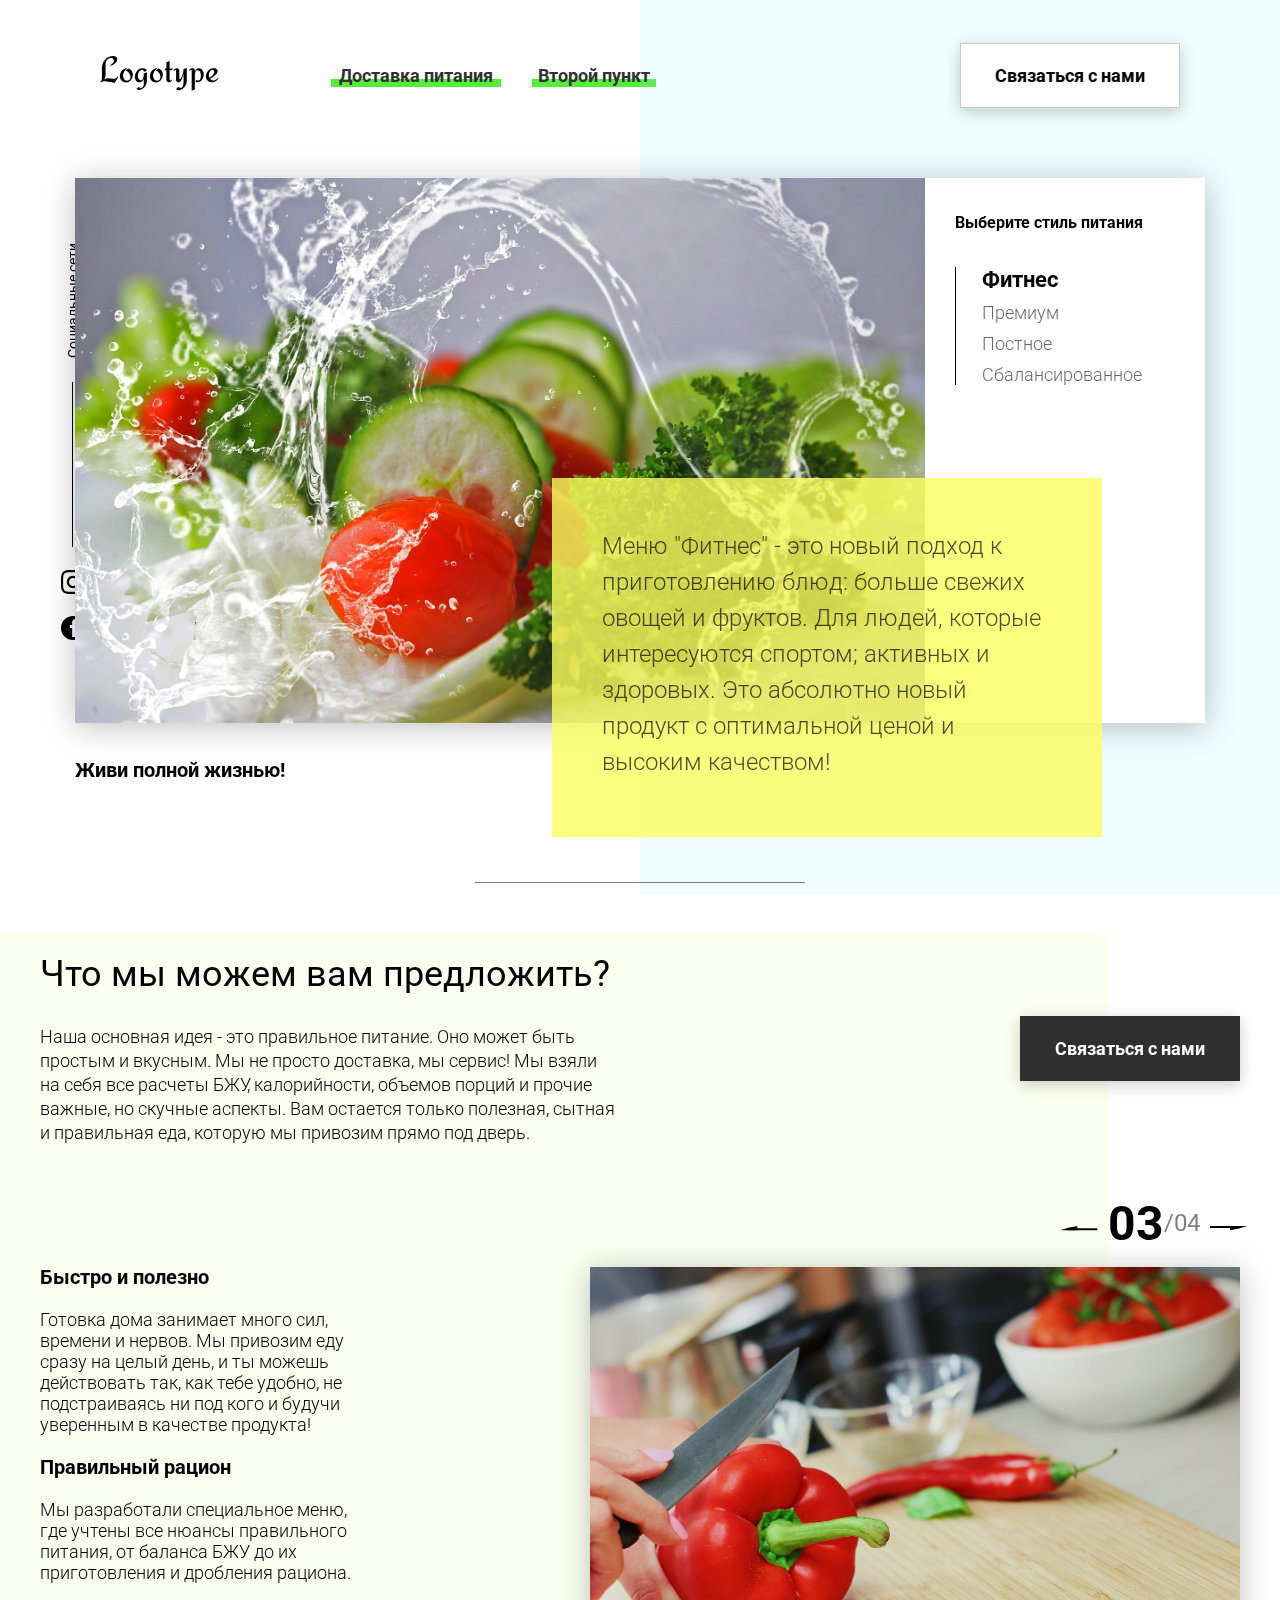
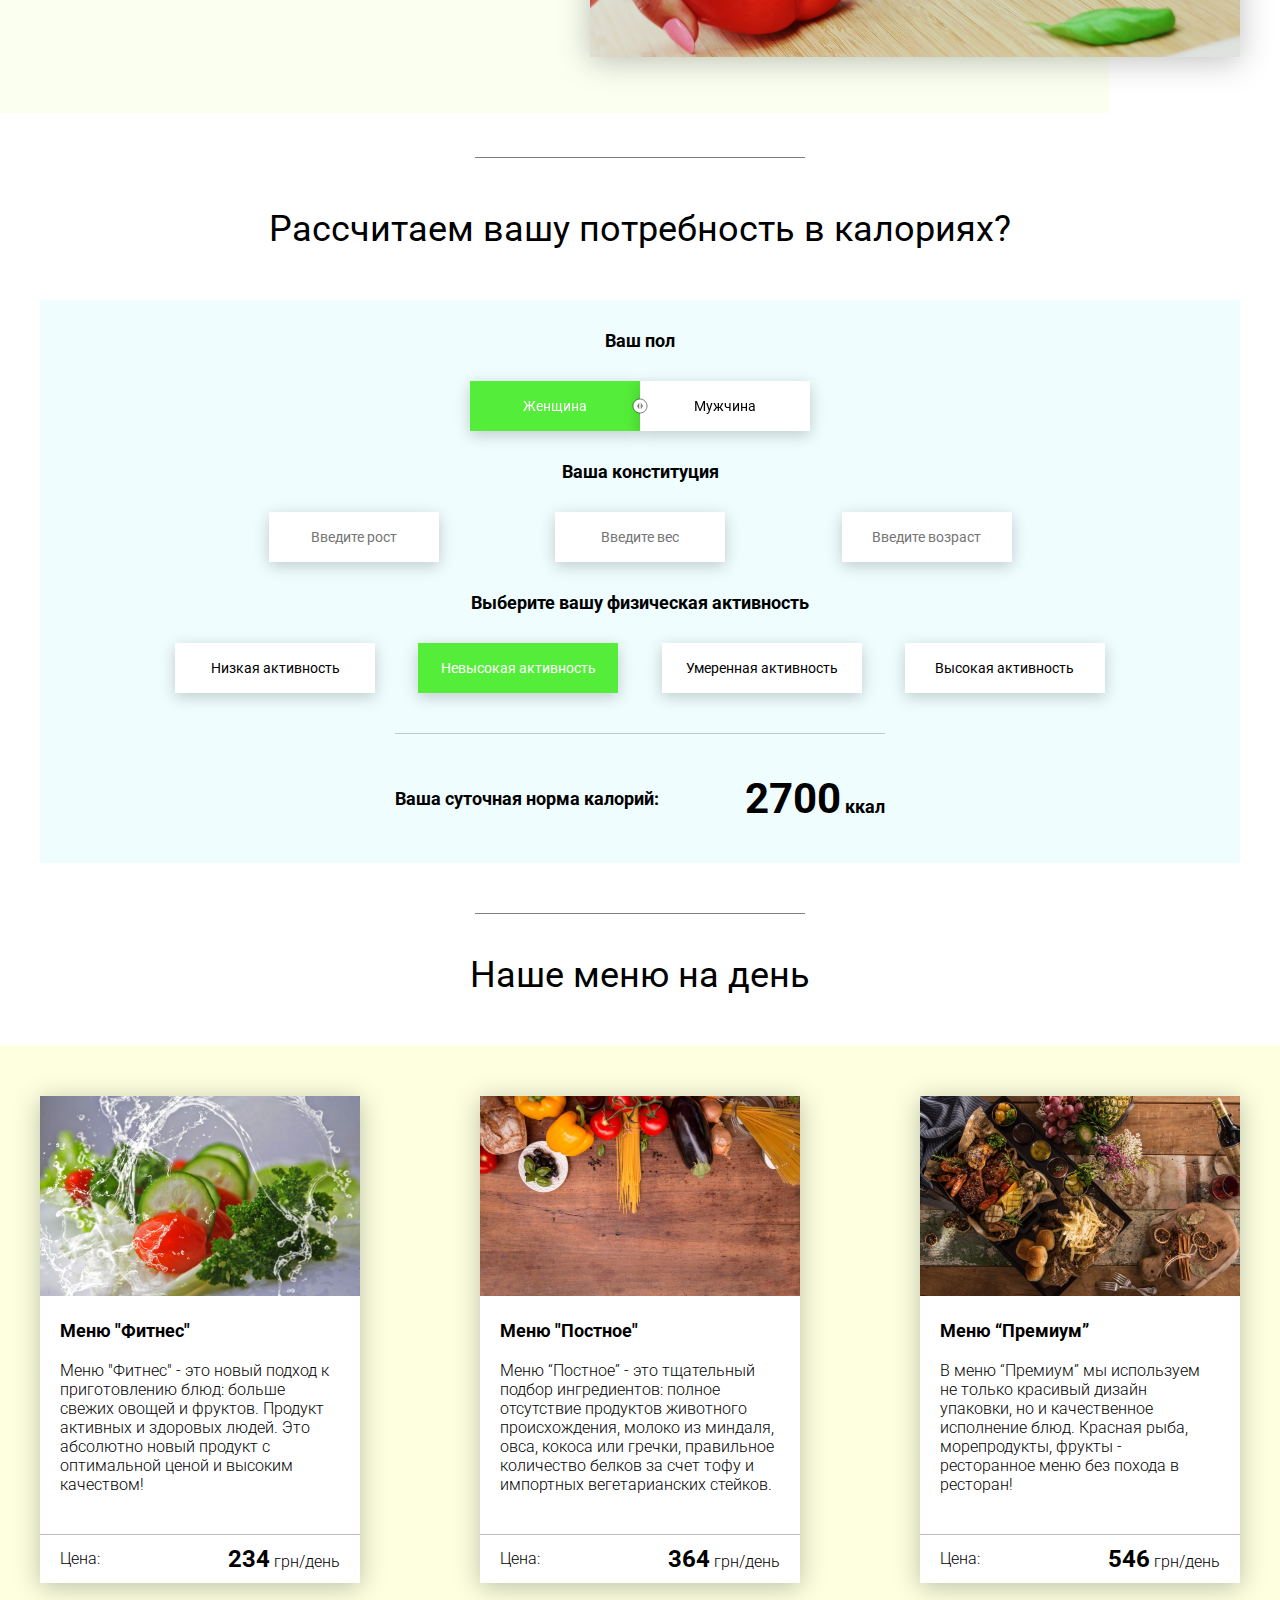
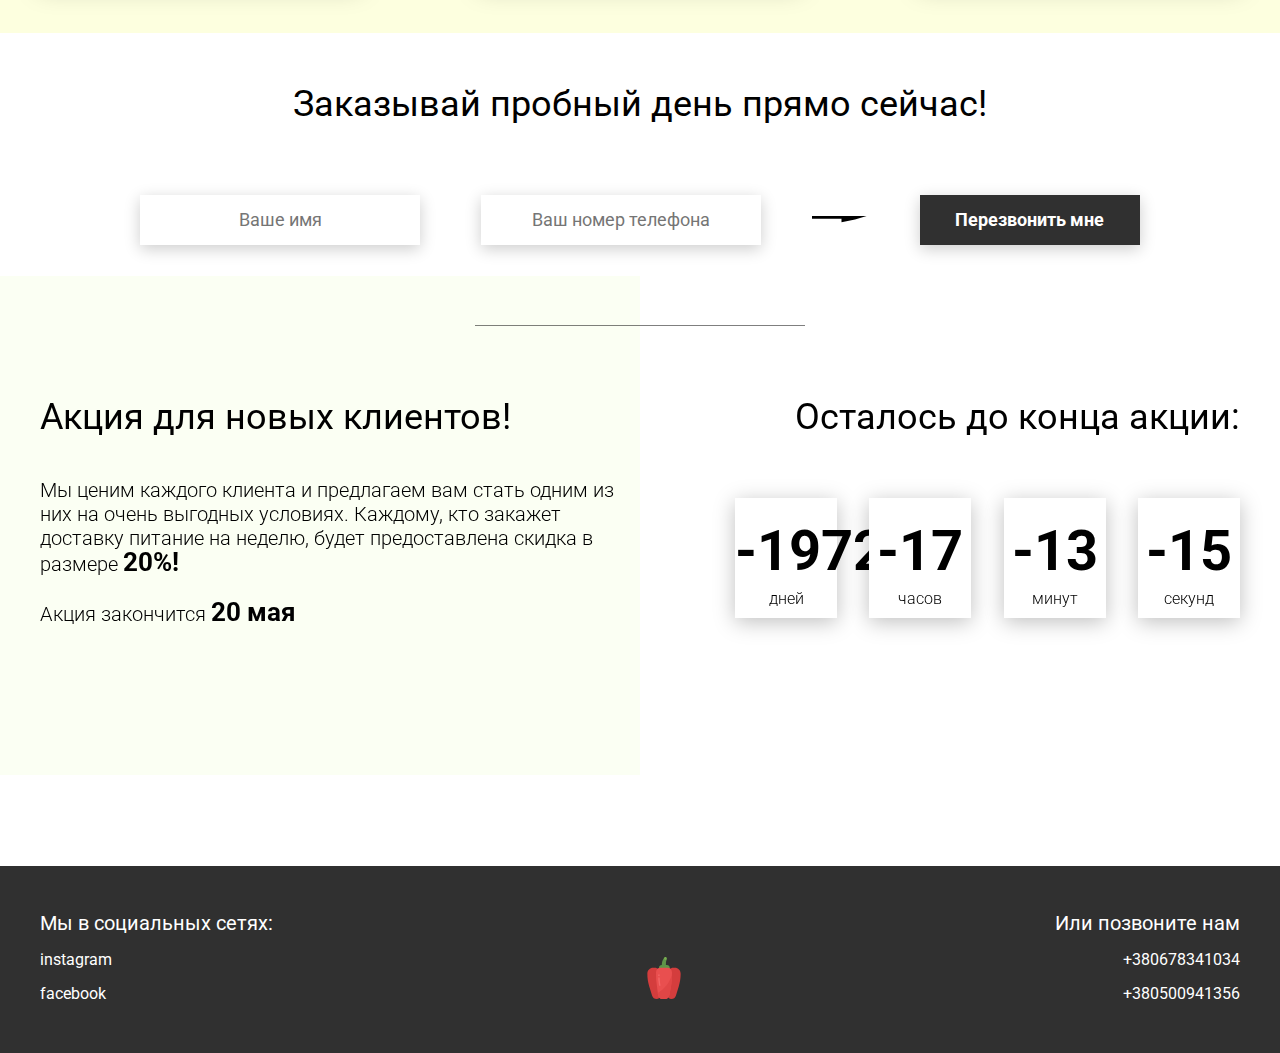
<file: index.html>
<!DOCTYPE html>
<html lang="en">
<head>
    <meta charset="UTF-8">
    <meta name="viewport" content="width=device-width, initial-scale=1.0">
    <title>Food</title>
    <link rel="stylesheet" href="css/style.css">
</head>
<body>
    <header class="header">
        <div class="header__left-block">
            <div class="header__logo">
                <img src="icons/logo.svg" alt="Логотип">
            </div>
            <nav class="header__links">
                <a href="#" class="header__link">Доставка питания</a>
                <a href="#" class="header__link">Второй пункт</a>
            </nav>
        </div>
        <div class="header__right-block">
            <button data-modal class="btn btn_white">Связаться с нами</button>
        </div>
    </header>
    <div class="sidepanel">
        <div class="sidepanel__text"><span>Социальные сети</span></div>
        <div class="sidepanel__divider"></div>
        <a href="#" class="sidepanel__icon">
            <img src="icons/instagram.svg" alt="instagram">
        </a>
        <a href="#" class="sidepanel__icon">
            <img src="icons/facebook.svg" alt="facebook">
        </a>
    </div>

    <div class="preview">
        <div class="bgc_blue"></div>
        <div class="container">
            <div class="tabcontainer">
                <div class="tabcontent">
                    <img src="img/tabs/vegy.jpg" alt="vegy">
                    <div class="tabcontent__descr">
                        Меню "Фитнес" - это новый подход к приготовлению блюд: больше свежих овощей и фруктов. Для людей, которые интересуются спортом; активных и здоровых. Это абсолютно новый продукт с оптимальной ценой и высоким качеством!
                    </div>
                </div>
                <div class="tabcontent">
                    <img src="img/tabs/elite.jpg" alt="elite">
                    <div class="tabcontent__descr">
                        Меню “Премиум” - мы используем не только красивый дизайн упаковки, но и качественное исполнение блюд. Красная рыба, морепродукты, фрукты - ресторанное меню без похода в ресторан!                                     
                    </div>
                </div>
                <div class="tabcontent">
                    <img src="img/tabs/post.jpg" alt="post">
                    <div class="tabcontent__descr">
                        Наше специальное “Постное меню” - это тщательный подбор ингредиентов: полное отсутствие продуктов животного происхождения. Полная гармония с собой и природой в каждом элементе! Все будет Ом!                                     
                    </div>
                </div>
                <div class="tabcontent">
                    <img src="img/tabs/vegy.jpg" alt="vegy">
                    <div class="tabcontent__descr">
                        Меню "Сбалансированное" - это соответствие вашего рациона всем научным рекомендациям. Мы тщательно просчитываем вашу потребность в к/б/ж/у и создаем лучшие блюда для вас.
                    </div>
                </div>
                <div class="tabheader">
                    <h3>Выберите стиль питания</h3>
                    <div class="tabheader__items">
                        <div class="tabheader__item tabheader__item_active">Фитнес</div>
                        <div class="tabheader__item">Премиум</div>
                        <div class="tabheader__item">Постное</div>
                        <div class="tabheader__item">Сбалансированное</div>
                    </div>
                </div>
            </div>
            <div class="preview__life">Живи полной жизнью!</div>
        </div>
    </div>

    <div class="divider"></div>

    <div class="offer">
        <div class="bgc_y"></div>
        <div class="container">
            <div class="offer__text">
                <h2 class="title">Что мы можем вам предложить?</h2>
                <div class="offer__descr">
                    Наша основная идея - это правильное питание. Оно может быть простым и вкусным. Мы не просто доставка, мы сервис! Мы взяли на себя все расчеты БЖУ, калорийности, объемов порций и прочие важные, но скучные аспекты. Вам остается только полезная, сытная и правильная еда, которую мы привозим прямо под дверь.
                </div>
            </div>
            <div class="offer__action">
                <button data-modal class="btn btn_dark">Связаться с нами</button>
            </div>
        </div>
        <div class="container">
            <div class="offer__advantages">
                <h2>Быстро и полезно</h2>
                <div class="offer__advantages-text">
                    Готовка дома занимает много сил, времени и нервов. Мы привозим еду сразу на целый день, и ты можешь действовать так, как тебе удобно, не подстраиваясь ни под кого и будучи уверенным в качестве продукта!
                </div>
                <h2>Правильный рацион</h2>
                <div class="offer__advantages-text">
                    Мы разработали специальное меню, где учтены все нюансы правильного питания, от баланса БЖУ до их приготовления и дробления рациона.
                </div>
            </div>
            <div class="offer__slider">
                <div class="offer__slider-counter">
                    <div class="offer__slider-prev">
                        <img src="icons/left.svg" alt="prev">
                    </div>
                    <span id="current">03</span>
                    /
                    <span id="total">04</span>
                    <div class="offer__slider-next">
                        <img src="icons/right.svg" alt="next">
                    </div>
                </div>
                <div class="offer__slider-wrapper">
                    <div class="offer__slide">
                        <img src="img/slider/pepper.jpg" alt="pepper">
                    </div>
                    <!-- <div class="offer__slide">
                        <img src="img/slider/food-12.jpg" alt="food">
                    </div>
                    <div class="offer__slide">
                        <img src="img/slider/olive-oil.jpg" alt="oil">
                    </div>
                    <div class="offer__slide">
                        <img src="img/slider/paprika.jpg" alt="paprika">
                    </div> -->
                </div>
            </div>
        </div>
    </div>

    <div class="divider"></div>

    <div class="calculating">
        <div class="container">
            <h2 class="title">Рассчитаем вашу потребность в калориях?
            </h2>
            <div class="calculating__field">
                <div class="calculating__subtitle">
                    Ваш пол
                </div>
                <div class="calculating__choose" id="gender">
                    <div class="calculating__choose-item calculating__choose-item_active">Женщина</div>
                    <div class="calculating__choose-item">Мужчина</div>
                </div>

                <div class="calculating__subtitle">
                    Ваша конституция
                </div>
                <div class="calculating__choose calculating__choose_medium">
                    <input type="text" id="height" placeholder="Введите рост" class="calculating__choose-item">
                    <input type="text" id="weight" placeholder="Введите вес"  class="calculating__choose-item">
                    <input type="text" id="age" placeholder="Введите возраст" class="calculating__choose-item">
                </div>

                <div class="calculating__subtitle">
                    Выберите вашу физическая активность
                </div>
                <div class="calculating__choose calculating__choose_big">
                    <div id="low" class="calculating__choose-item">Низкая активность </div>
                    <div id="small"  class="calculating__choose-item calculating__choose-item_active">Невысокая активность</div>
                    <div id="medium" class="calculating__choose-item">Умеренная активность</div>
                    <div id="high" class="calculating__choose-item">Высокая активность</div>
                </div>

                <div class="calculating__divider"></div>

                <div class="calculating__total">
                    <div class="calculating__subtitle">
                        Ваша суточная норма калорий:
                    </div>
                    <div class="calculating__result">
                        <span>2700</span> ккал
                    </div>
                </div>
            </div>
        </div>
    </div>

    <div class="divider"></div>

    <div class="menu">
        <h2 class="title">Наше меню на день</h2>

        <div class="menu__field">
            <div class="container">

            </div>
        </div>
    </div>

    <div class="order">
        <div class="container">
            <div class="title">Заказывай пробный день прямо сейчас!</div>
            <form action="#" class="order__form">
                <input required placeholder="Ваше имя" name="name" type="text" class="order__input">
                <input required placeholder="Ваш номер телефона" name="phone" type="phone" class="order__input">
                <img src="icons/right.svg" alt="right">
                <button class="btn btn_dark btn_min">Перезвонить мне</button>
            </form>
        </div>
    </div>

    <div class="divider"></div>

    <div class="promotion">
        <div class="bgc_y"></div>
        <div class="container">
            <div class="promotion__text">
                <div class="title">Акция для новых клиентов!</div>
                <div class="promotion__descr">
                    Мы ценим каждого клиента и предлагаем вам стать одним из них на очень выгодных условиях. 
                    Каждому, кто закажет доставку питание на неделю, будет предоставлена скидка в размере <span>20%!</span>
                    <br><br>
                    Акция закончится <span class="dates" >20 мая</span>
                </div>
            </div>
            <div class="promotion__timer">
                <div class="title">Осталось до конца акции:</div>
                <div class="timer">
                    <div class="timer__block">
                        <span id="days">12</span>
                        дней
                    </div>
                    <div class="timer__block">
                        <span id="hours">20</span>
                        часов
                    </div>
                    <div class="timer__block">
                        <span id="minutes">56</span>
                        минут
                    </div>
                    <div class="timer__block">
                        <span id="seconds">20</span>
                        секунд
                    </div>
                </div>
            </div>
        </div>
    </div>

    <footer class="footer">
        <div class="container">
            <div class="social">
                <div class="subtitle">Мы в социальных сетях:</div>
                <a href="#" class="link">instagram</a>
                <a href="#" class="link">facebook</a>
            </div>
            <div class="pepper">
                <img src="icons/veg.svg" alt="pepper">
            </div>
            <div class="call">
                <div class="subtitle">Или позвоните нам</div>
                <a href="#" class="link">+380678341034</a>
                <a href="#" class="link">+380500941356</a>
            </div>
        </div>
    </footer>

    <div class="modal">
        <div class="modal__dialog">
            <div class="modal__content">
                <form action="#">
                    <div data-close class="modal__close">&times;</div>
                    <div class="modal__title">Мы свяжемся с вами как можно быстрее!</div>
                    <input required placeholder="Ваше имя" name="name" type="text" class="modal__input">
                    <input required placeholder="Ваш номер телефона" name="phone" type="phone" class="modal__input">
                    <button class="btn btn_dark btn_min">Перезвонить мне</button>
                </form>
            </div>
        </div>
    </div>
    <script src="js/main.js"></script>
</body>
</html>
</file>
<file: css/style.css>
@import url(https://fonts.googleapis.com/css?family=Roboto:300,400,700&display=swap&subset=cyrillic-ext);*{box-sizing:border-box;margin:0;padding:0;font-family:Roboto,sans-serif}a{text-decoration:none}.btn{width:220px;height:65px;display:flex;justify-content:center;align-items:center;background-color:#fff;font-size:18px;font-weight:700;border:1px solid rgba(0,0,0,.2);box-shadow:0 4px 15px rgba(0,0,0,.2);cursor:pointer;transition:.3s all;outline:0}.btn_white{background-color:#fff}.btn_dark{background-color:#303030;color:#fff;border:none}.btn_min{height:50px}.btn:hover{box-shadow:0 4px 30px rgba(0,0,0,.3)}.container{max-width:1200px;margin:0 auto}.divider{width:330px;height:1px;margin:0 auto;background-color:rgba(0,0,0,.5)}.title{font-size:36px;font-weight:400}.header{display:flex;justify-content:space-between;align-items:center;height:150px;padding:0 100px}.header__left-block{display:flex;justify-content:space-between;min-width:550px}.header__logo{max-width:170px}.header__logo img{width:100%}.header__links{display:flex;align-items:center}.header__link{position:relative;margin-right:45px;font-weight:700;font-size:18px;color:#303030}.header__link:after{content:'';position:absolute;display:block;width:110%;left:-5%;bottom:-1px;z-index:-1;height:8px;background:#54ed39}.header__link:last-child{margin-right:0}.sidepanel{position:fixed;left:60px;top:240px;height:400px;width:25px;display:flex;flex-direction:column;justify-content:space-between;align-items:center}.sidepanel__text{width:120px;height:120px;font-size:14px}.sidepanel__text span{display:flex;transform:rotate(-90deg) translateX(-50px)}.sidepanel__divider{width:1px;height:165px;background-color:#000}.sidepanel__icon{width:24px;height:24px}.sidepanel__icon img{width:100%}.preview{padding:28px 0 100px 0;position:relative}.preview__life{font-weight:700;font-size:20px;margin-left:35px;margin-top:35px}.bgc_blue{position:absolute;right:0;top:-155px;width:50vw;height:900px;background:rgba(146,242,255,.15);z-index:-1}.tabcontainer{display:flex;width:1130px;margin:0 auto;box-shadow:0 4px 30px rgba(0,0,0,.25)}.tabcontent{width:850px;position:relative}.tabcontent img{width:100%;height:100%;object-fit:cover}.tabcontent__descr{position:absolute;top:300px;right:-177px;width:550px;height:359px;background:rgba(251,254,93,.8);padding:50px;font-size:24px;font-weight:300;line-height:36px;color:rgba(0,0,0,.7)}.tabheader{width:280px;padding:35px 30px;background-color:#fff}.tabheader h3{font-weight:700;font-size:16px}.tabheader__items{margin-top:35px;padding-left:26px;border-left:1px solid #000}.tabheader__item{font-weight:700;font-size:18px;font-weight:300;margin-top:10px;color:rgba(0,0,0,.6);cursor:pointer;transition:.3s all}.tabheader__item_active{color:#000;font-size:22px;font-weight:700}.offer{padding:70px 0 100px 0;position:relative}.offer .container{display:flex;justify-content:space-between}.offer .bgc_y{position:absolute;width:1109px;height:780px;background:rgba(243,255,222,.45);z-index:-1;top:50px}.offer__text{width:580px}.offer__descr{font-size:18px;margin-top:30px;font-weight:300;line-height:24px}.offer__action{display:flex;align-items:center;justify-content:flex-end}.offer__advantages{width:330px;margin-top:50px}.offer__advantages h2{font-weight:700;font-size:20px;margin-top:20px}.offer__advantages h2:first-child{margin-top:70px}.offer__advantages-text{margin-top:20px;font-size:18px;font-weight:300;line-height:21px}.offer__slider{width:650px;margin-top:50px;display:flex;flex-direction:column;align-items:flex-end}.offer__slider-counter{display:flex;width:180px;align-items:center;font-size:24px;color:rgba(0,0,0,.5)}.offer__slider-wrapper{width:100%;margin-top:15px;box-shadow:0 4px 30px rgba(0,0,0,.25)}.offer__slider-prev{margin-right:10px;cursor:pointer}.offer__slider-next{margin-left:10px;cursor:pointer}.offer__slider #current{font-size:48px;font-weight:700;color:#000}.offer__slide{width:100%;height:390px}.offer__slide img{width:100%;height:100%;object-fit:cover}.calculating{padding:50px 0}.calculating .title{text-align:center}.calculating__field{width:100%;margin-top:50px;background:rgba(146,242,255,.15);padding:30px 0 40px 0}.calculating__subtitle{text-align:center;font-size:18px;font-weight:700;margin-top:30px}.calculating__subtitle:first-child{margin-top:0}.calculating #gender:after{content:'';position:absolute;top:50%;transform:translateY(-50%);display:block;width:16px;height:16px;background:url(../icons/switch.svg) center center/cover no-repeat}.calculating__choose{position:relative;display:flex;margin-top:30px;justify-content:center}.calculating__choose-item{display:flex;align-items:center;justify-content:center;width:170px;height:50px;padding:0 10px;background:#fff;box-shadow:0 4px 15px rgba(0,0,0,.2);border:none;text-align:center;font-size:14px;cursor:pointer;outline:0;transition:.3s all}.calculating__choose-item_active{color:#fff;background-color:#54ed39}.calculating__choose_medium{width:743px;justify-content:space-between;margin:30px auto 0 auto}.calculating__choose_big{width:930px;justify-content:space-between;margin:30px auto 0 auto}.calculating__choose_big .calculating__choose-item{width:200px}.calculating__divider{width:490px;height:1px;margin:40px auto;background-color:rgba(0,0,0,.2)}.calculating__total{width:490px;margin:0 auto;display:flex;justify-content:space-between;align-items:center}.calculating__result{font-size:18px;font-weight:700}.calculating__result span{font-size:42px}.menu{padding:40px 0 50px 0}.menu .container{display:flex;justify-content:space-between;align-items:flex-start}.menu .title{text-align:center}.menu__field{margin-top:50px;padding:50px 0;width:100%;background:rgba(249,254,126,.25)}.menu__item{width:320px;min-height:450px;background:#fff;box-shadow:0 4px 25px rgba(0,0,0,.25);font-size:16px;font-weight:300}.menu__item img{width:100%;height:200px;object-fit:cover}.menu__item-subtitle{font-weight:700;font-size:18px;padding:0 20px;margin-top:20px}.menu__item-descr{margin-top:20px;padding:0 20px}.menu__item-divider{width:100%;height:1px;background-color:rgba(0,0,0,.25);margin-top:40px}.menu__item-price{display:flex;justify-content:space-between;align-items:center;padding:10px 20px}.menu__item-price span{font-size:24px;font-weight:700}.order{padding-bottom:80px}.order .title{text-align:center}.order__form{margin-top:70px;padding:0 100px;display:flex;justify-content:space-between;align-items:center}.order__form img{transform:scale(1.5)}.order__input{width:280px;height:50px;background:#fff;box-shadow:0 4px 15px rgba(0,0,0,.2);border:none;font-size:18px;text-align:center;padding:0 20px;outline:0}.promotion{padding:70px 0 240px 0;position:relative}.promotion .container{display:flex}.promotion .bgc_y{position:absolute;width:50%;height:499px;background:rgba(243,255,222,.35);z-index:-1;top:-50px;left:0}.promotion__text{width:50%}.promotion__descr{margin-top:40px;font-size:20px;line-height:24px;font-weight:300}.promotion__descr span{font-weight:700;font-size:26px}.promotion__timer{width:50%}.promotion__timer .title{text-align:right}.promotion__timer .timer{margin-top:60px;padding-left:95px;display:flex;justify-content:space-between;align-items:center}.promotion__timer .timer__block{width:102px;height:120px;background:#fff;box-shadow:0 4px 20px rgba(0,0,0,.25);font-size:16px;font-weight:300;text-align:center}.promotion__timer .timer__block span{display:block;margin-top:20px;margin-bottom:5px;font-size:56px;font-weight:700}.footer{min-height:180px;background-color:#303030;padding:45px 0 50px 0;color:#fff}.footer .container{height:100%;display:flex;justify-content:space-between;align-items:flex-end}.footer .subtitle{font-size:20px}.footer .link{display:block;margin-top:15px;font-size:16px;color:#fff}.footer .call{text-align:right}.modal{position:fixed;top:0;left:0;z-index:1050;display:none;width:100%;height:100%;overflow:hidden;background-color:rgba(0,0,0,.5)}.modal__dialog{max-width:500px;margin:40px auto}.modal__content{position:relative;width:100%;padding:40px;background-color:#fff;border:1px solid rgba(0,0,0,.2);border-radius:4px;max-height:80vh;overflow-y:auto}.modal__close{position:absolute;top:8px;right:14px;font-size:30px;color:#000;opacity:.5;font-weight:700;border:none;background-color:transparent;cursor:pointer}.modal__title{text-align:center;font-size:22px;text-transform:uppercase}.modal__input{display:block;margin:20px auto 20px auto;width:280px;height:50px;background:#fff;box-shadow:0 4px 15px rgba(0,0,0,.2);border:none;font-size:18px;text-align:center;padding:0 20px;outline:0}.modal .btn{display:block;width:280px;margin:0 auto}.show{display: block;}.hide{display: none;}.fade{animation-name: fade;animation-duration: 1.5s;}@keyframes fade{from{opacity: 0.1;}to{opacity: 1;}}
</file>
